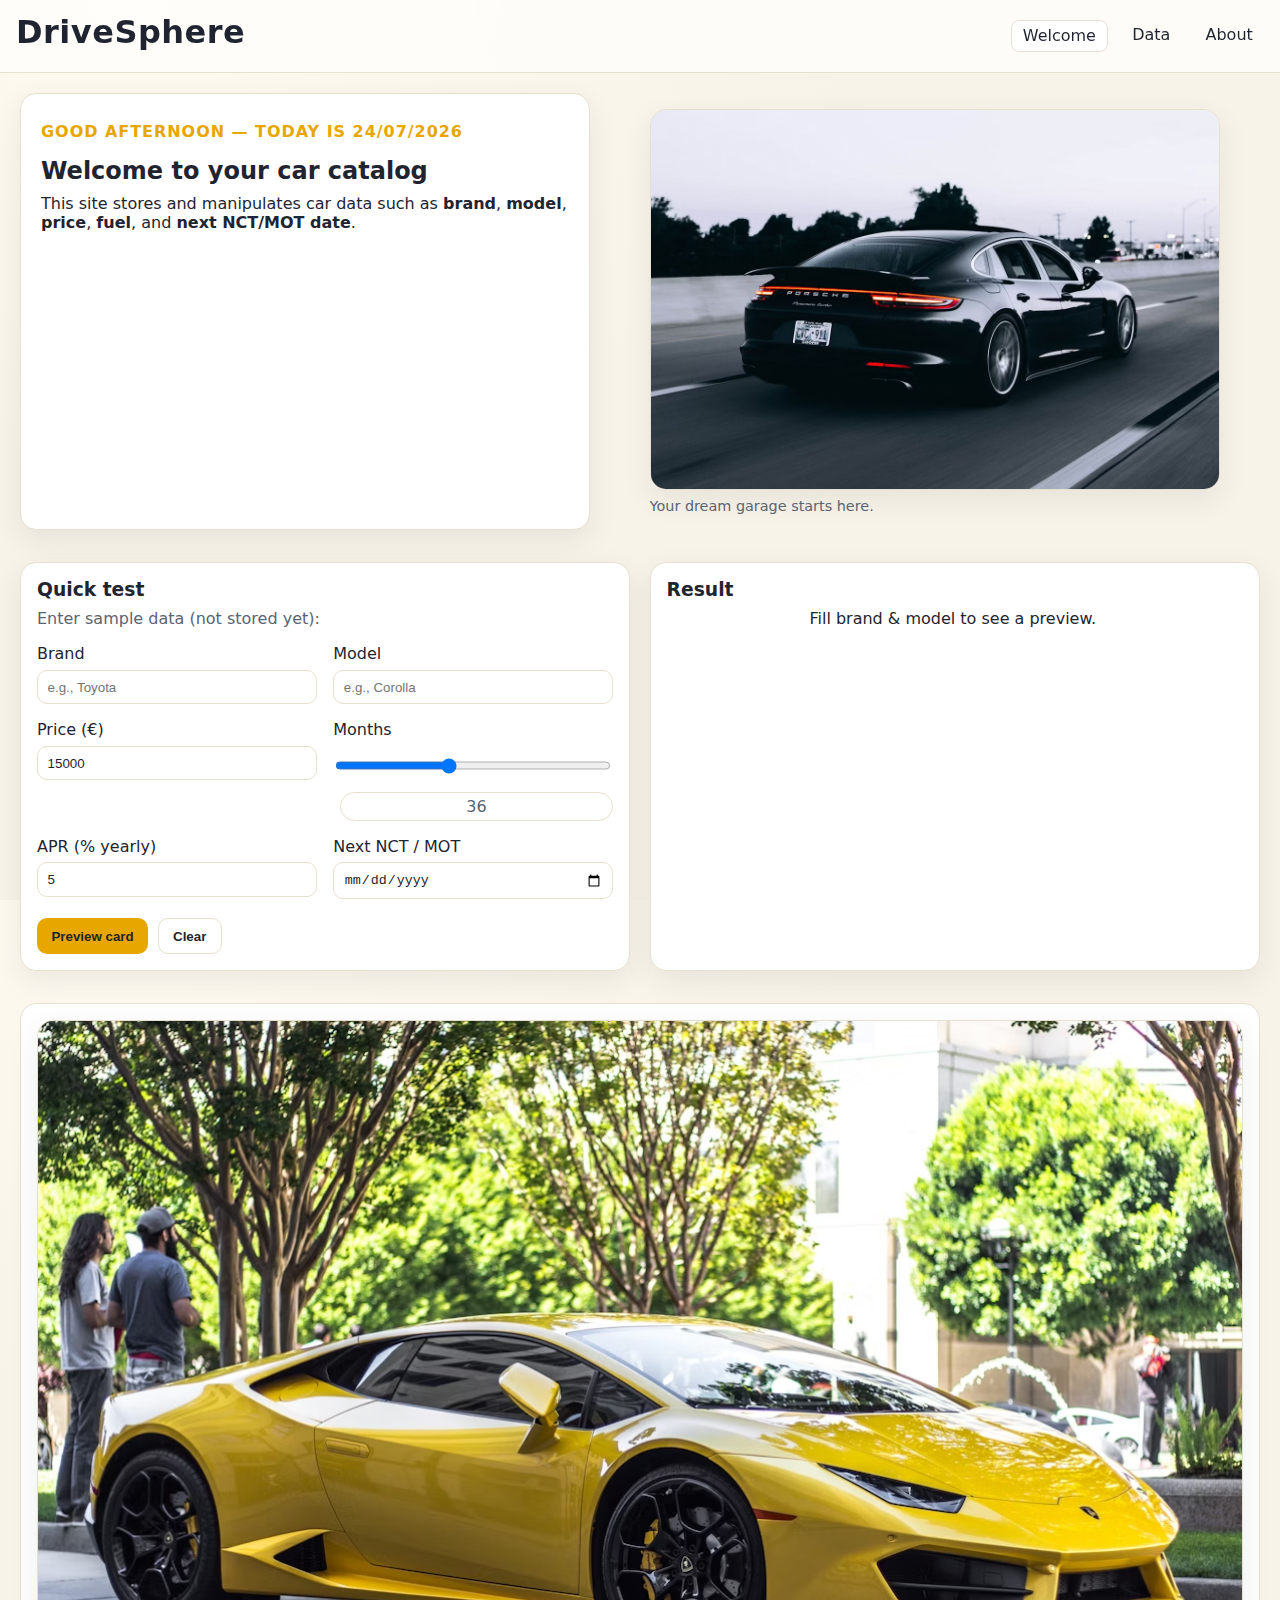
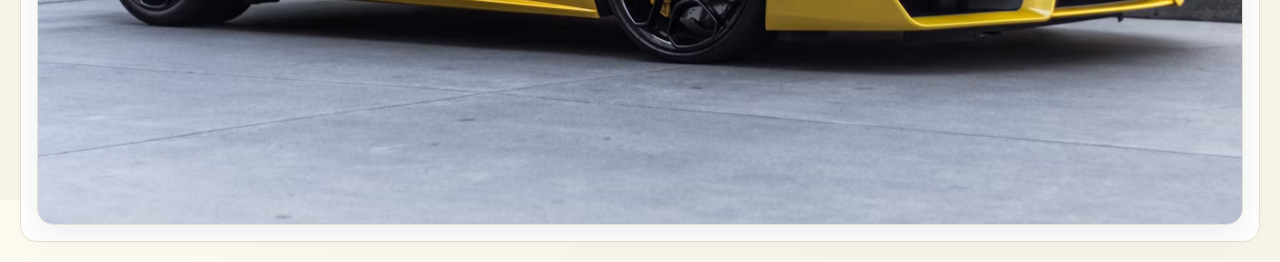
<file: index.html>
<!doctype html>
<html>

<head>
    <meta charset="utf-8" />
    <meta name="viewport" content="width=device-width, initial-scale=1" />
    <title>DriveSphere — Welcome</title>
    <link rel="stylesheet" href="assets/css/style.css" />
    <script defer src="assets/js/welcome.js"></script>
</head>

<body>
    <!-- Header and navigation -->
    <header class="site-header">
        <h1>DriveSphere</h1>
        <nav class="nav">
            <a class="active" href="index.html">Welcome</a>
            <a href="data.html">Data</a>
            <a href="about.html">About</a>
        </nav>
    </header>

    <main class="container">
        <!-- Intro section -->
        <section class="hero">
            <div class="copy">
                <p id="greeting" class="eyebrow"></p>
                <h2>Welcome to your car catalog</h2>
                <p>
                    This site stores and manipulates car data such as
                    <strong>brand</strong>, <strong>model</strong>, <strong>price</strong>,
                    <strong>fuel</strong>, and <strong>next NCT/MOT date</strong>.
                </p>
            </div>
            <figure class="art">
                <img id="heroImg" src="assets/images/BlackPorsche.jpg" alt="Black Porsche" />
                <figcaption>Your dream garage starts here.</figcaption>
            </figure>
        </section>

        <!-- Quick preview form -->
        <section class="panel">
            <div class="panel-left">
                <h3>Quick test</h3>
                <p class="muted">Enter sample data (not stored yet):</p>

                <form id="previewForm" class="form-grid">
                    <label>Brand <input id="brand" type="text" required placeholder="e.g., Toyota" /></label>
                    <label>Model <input id="model" type="text" required placeholder="e.g., Corolla" /></label>
                    <label>Price (€) <input id="price" type="number" value="15000" required /></label>
                    <label>Months
                        <input id="months" type="range" min="12" max="72" value="36" />
                        <span id="monthsBadge" class="badge">36</span>
                    </label>
                    <label>APR (% yearly) <input id="apr" type="number" min="0" step="0.1" value="5" /></label>
                    <label>Next NCT / MOT <input id="itv" type="date" /></label>

                    <div class="form-actions">
                        <button class="btn" type="submit">Preview card</button>
                        <button class="btn ghost" id="resetBtn" type="button">Clear</button>
                    </div>
                </form>
            </div>

            <div class="panel-right">
                <h3>Result</h3>
                <div id="result" class="result">Fill brand & model to see a preview.</div>
            </div>
        </section>

        <!-- Gallery image -->
        <section class="gallery">
            <img id="galleryCar" src="assets/images/YellowLamborghini.jpg" alt="Yellow Lamborghini" />
        </section>
    </main>

</body>

</html>
</file>
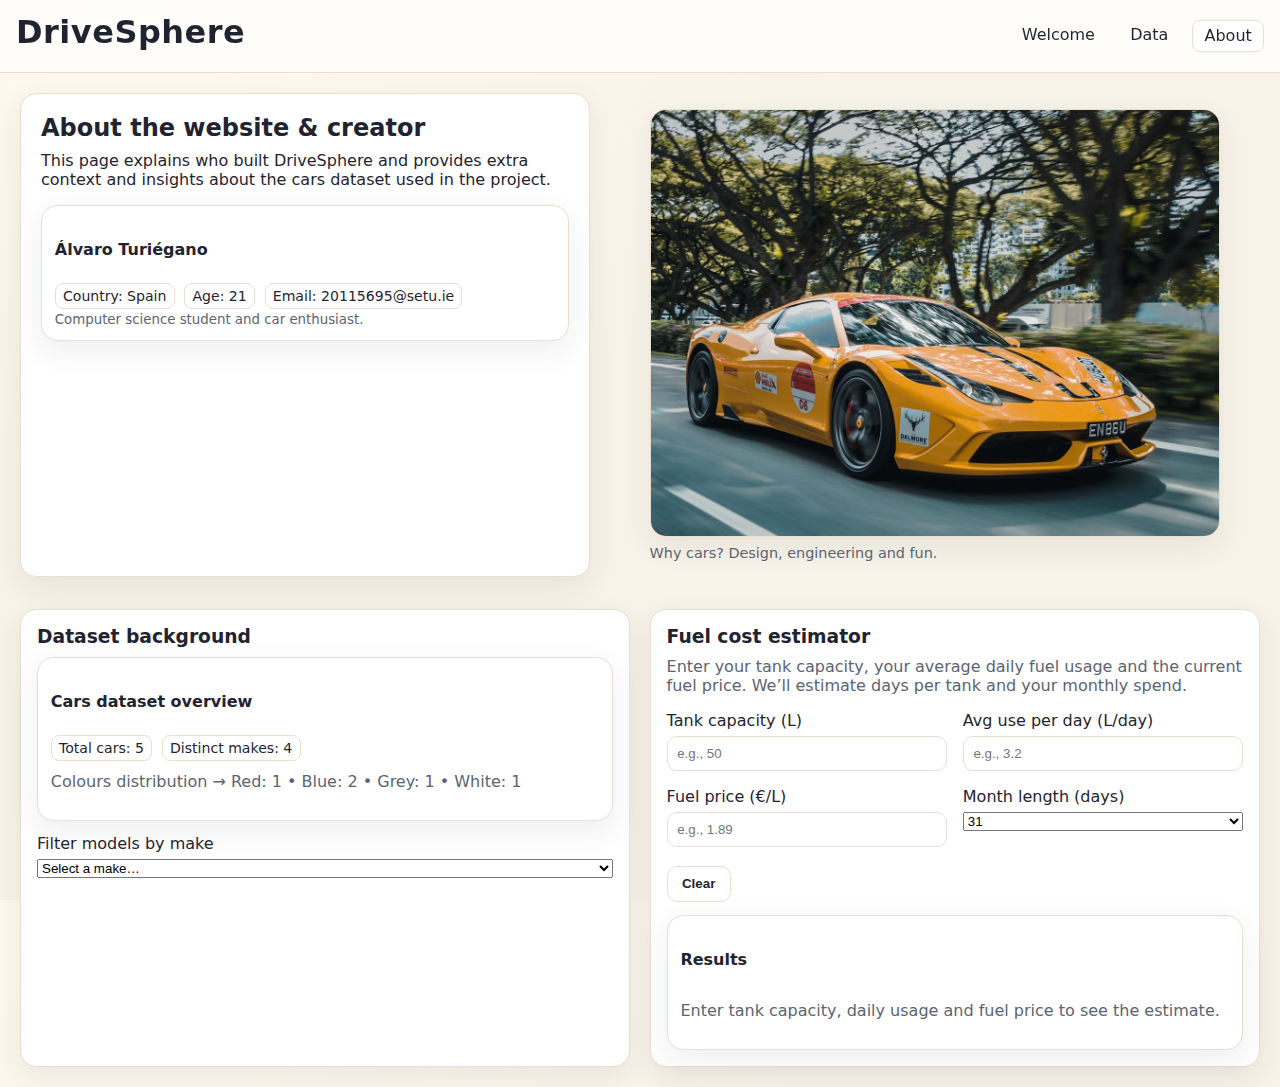
<file: about.html>
<!doctype html>
<html>

<head>
    <meta charset="utf-8" />
    <meta name="viewport" content="width=device-width, initial-scale=1" />
    <title>DriveSphere — About</title>
    <link rel="stylesheet" href="assets/css/style.css" />
    <script defer src="assets/js/cars-data.js"></script>
    <script defer src="assets/js/about.js"></script>

</head>

<body>
    <!-- Site header + primary navigation -->
    <header class="site-header">
        <h1>DriveSphere</h1>
        <nav class="nav">
            <a href="index.html">Welcome</a>
            <a href="data.html">Data</a>
            <a class="active" href="about.html">About</a>
        </nav>
    </header>

    <main class="container">
        <!-- Hero section: intro text + illustrative image -->
        <section class="hero">
            <div class="copy">
                <h2>About the website & creator</h2>
                <p>
                    This page explains who built DriveSphere and provides extra context and
                    insights about the cars dataset used in the project.
                </p>

                <!-- Filled by about.js: name, country, age, email, bio -->
                <div id="creatorCard" class="card" style="margin-top:.6rem;"></div>
            </div>

            <figure class="art">
                <img id="aboutImg" src="assets/images/SportCar.jpg" alt="Sport car on the road" />
                <figcaption>Why cars? Design, engineering and fun.</figcaption>
            </figure>
        </section>

        <!-- Two-column panel: dataset insights (left) and fuel estimator (right) -->
        <section class="panel">
            <div class="panel-left">
                <h3>Dataset background</h3>

                <!-- Injected by about.js: total cars, distinct makes, colours distribution -->
                <div id="datasetStats" class="card"></div>

                <!-- Make → models demo. Select populated by about.js from global cars[] -->
                <div class="form-grid" style="margin-top:.8rem;">
                    <label>
                        Filter models by make
                        <select id="makeSelect">
                            <option value="" disabled selected hidden>Select a make…</option>
                        </select>
                    </label>
                </div>
            </div>

            <div class="panel-right">
                <h3>Fuel cost estimator</h3>
                <p class="muted">
                    Enter your tank capacity, your average daily fuel usage and the current fuel price.
                    We’ll estimate days per tank and your monthly spend.
                </p>

                <!-- Inputs listened by about.js; results rendered into #fuelResult -->
                <form class="form-grid" id="fuelForm" autocomplete="off">
                    <label>
                        Tank capacity (L)
                        <input id="tankCap" type="number" min="1" step="1" placeholder="e.g., 50" />
                    </label>

                    <label>
                        Avg use per day (L/day)
                        <input id="avgPerDay" type="number" min="0" step="0.1" placeholder="e.g., 3.2" />
                    </label>

                    <label>
                        Fuel price (€/L)
                        <input id="fuelPrice" type="number" min="0" step="0.01" placeholder="e.g., 1.89" />
                    </label>

                    <label>
                        Month length (days)
                        <select id="monthDays">
                            <option value="30">30</option>
                            <option value="31" selected>31</option>
                            <option value="28">28</option>
                            <option value="29">29</option>
                        </select>
                    </label>

                    <div class="form-actions">
                        <button type="reset" class="btn ghost" id="fuelReset">Clear</button>
                    </div>
                </form>

                <!-- Live summary rendered here by about.js -->
                <div id="fuelResult" class="card" style="margin-top:.8rem;"></div>
            </div>
        </section>
    </main>

</body>

</html>
</file>
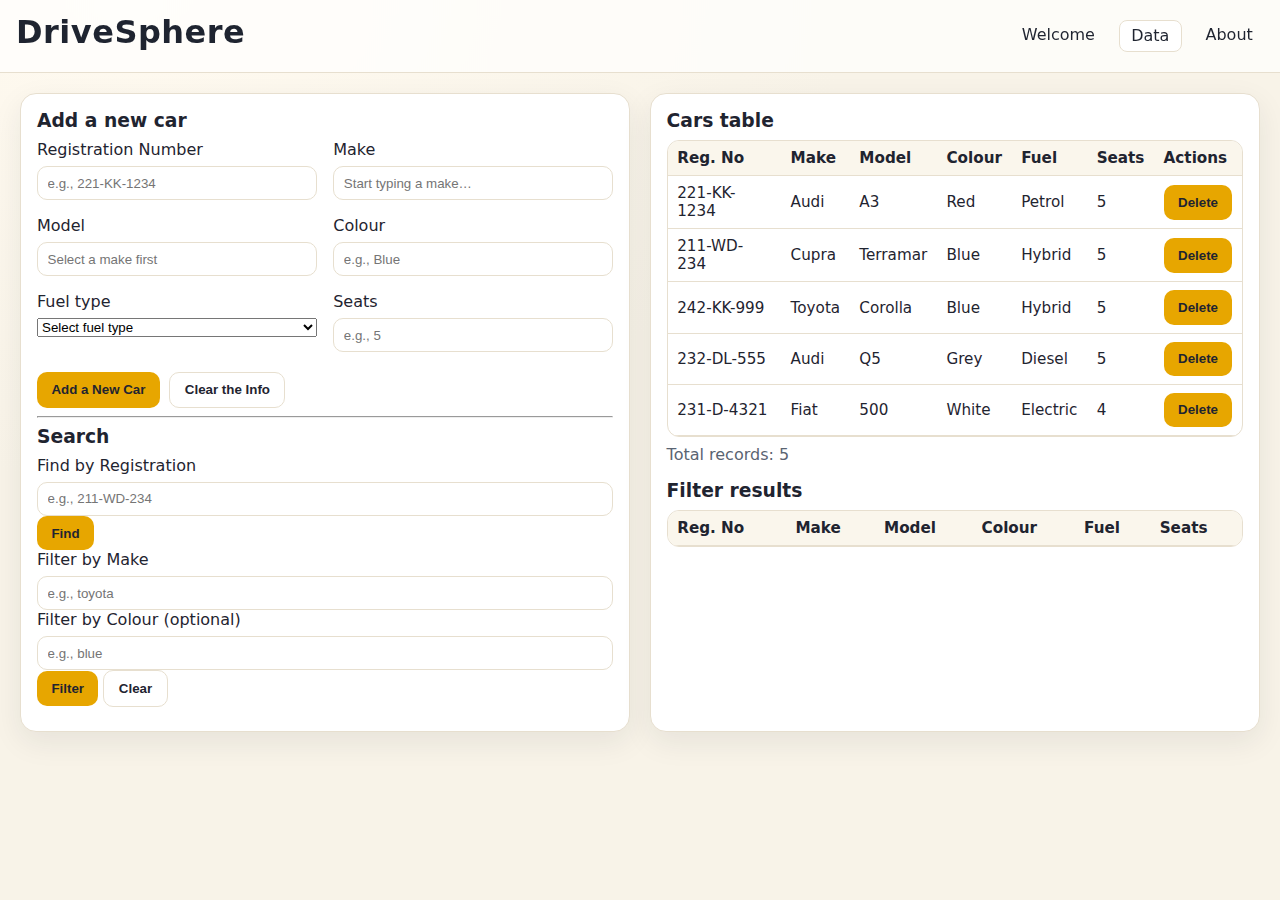
<file: data.html>
<!doctype html>
<html>

<head>
    <meta charset="utf-8" />
    <meta name="viewport" content="width=device-width, initial-scale=1" />
    <title>DriveSphere — Data Manipulation</title>
    <link rel="stylesheet" href="assets/css/style.css" />
    <script defer src="assets/js/cars-data.js"></script>
    <script defer src="assets/js/data.js"></script>
</head>

<body>
    <header class="site-header">
        <h1>DriveSphere</h1>
        <!-- Primary navigation -->
        <nav class="nav">
            <a href="index.html">Welcome</a>
            <a class="active" href="data.html">Data</a>
            <a href="about.html">About</a>
        </nav>
    </header>

    <main class="container">
        <section class="panel">
            <!-- LEFT COLUMN: form + search -->
            <div class="panel-left">
                <h3>Add a new car</h3>

                <!-- Add-car form (creates a new object into the array) -->
                <form id="addCarForm" class="form-grid">
                    <label>Registration Number
                        <input type="text" name="reg" id="reg" required placeholder="e.g., 221-KK-1234" />
                    </label>

                    <!-- Make: free text aided by datalist -->
                    <label>Make
                        <input type="text" name="make" id="make" placeholder="Start typing a make…" list="makeList"
                            autocomplete="off" />
                        <datalist id="makeList">
                            <option value="Ford"></option>
                            <option value="Hyundai"></option>
                            <option value="Toyota"></option>
                            <option value="Renault"></option>
                            <option value="Nissan"></option>
                            <option value="Tesla"></option>
                            <option value="Audi"></option>
                            <option value="Cupra"></option>
                            <option value="Fiat"></option>
                            <option value="Bmw"></option>
                            <option value="Mercedes"></option>
                            <option value="Volkswagen"></option>
                            <option value="Peugeot"></option>
                            <option value="Skoda"></option>
                            <option value="Kia"></option>
                            <option value="Seat"></option>
                            <option value="Opel"></option>
                            <option value="Citroen"></option>
                            <option value="Volvo"></option>
                            <option value="Mazda"></option>
                            <option value="Honda"></option>
                        </datalist>
                    </label>

                    <!-- Model: enabled/filtered after a valid make -->
                    <label>Model
                        <input type="text" name="model" id="model" placeholder="Select a make first" list="modelList"
                            autocomplete="off" disabled />
                        <datalist id="modelList"></datalist>
                    </label>

                    <label>Colour
                        <input type="text" name="colour" id="colour" required placeholder="e.g., Blue" />
                    </label>

                    <label>Fuel type
                        <select id="fuelType" name="fuelType" required>
                            <option value="" disabled selected hidden>Select fuel type</option>
                            <option value="Petrol">Petrol</option>
                            <option value="Diesel">Diesel</option>
                            <option value="Hybrid">Hybrid</option>
                            <option value="Plug-in Hybrid">Plug-in Hybrid</option>
                            <option value="Electric">Electric</option>
                        </select>
                    </label>

                    <label>Seats
                        <input type="number" id="seats" name="seats" min="2" max="9" required placeholder="e.g., 5" />
                    </label>

                    <div class="form-actions">
                        <button class="btn" type="submit">Add a New Car</button>
                        <button class="btn ghost" type="reset">Clear the Info</button>
                    </div>
                </form>

                <hr />

                <h3>Search</h3>
                <div class="search-rows">
                    <!-- Row 1: find by regNo -->
                    <div class="row">
                        <label>Find by Registration
                            <input type="text" id="searchReg" placeholder="e.g., 211-WD-234" />
                        </label>
                        <button class="btn" id="btnFind" type="button">Find</button>
                    </div>

                    <!-- Row 2: filter by make (and optional colour) -->
                    <div class="row">
                        <label>Filter by Make
                            <input type="text" id="searchMake" placeholder="e.g., toyota" />
                        </label>
                        <label>Filter by Colour (optional)
                            <input type="text" id="searchColour" placeholder="e.g., blue" />
                        </label>
                        <button class="btn" id="btnFilter" type="button">Filter</button>
                        <button class="btn ghost" id="btnClearSearch" type="button">Clear</button>
                    </div>
                </div>

                <!-- Search feedback / results count -->
                <div id="searchOutput" class="muted" style="margin-top:.5rem;"></div>
            </div>

            <!-- RIGHT COLUMN: main table + filtered results table -->
            <div class="panel-right">
                <h3>Cars table</h3>
                <div class="table-wrap">
                    <table id="carsTable" class="table table-compact">
                        <thead>
                            <tr>
                                <th>Reg. No</th>
                                <th>Make</th>
                                <th>Model</th>
                                <th>Colour</th>
                                <th>Fuel</th>
                                <th>Seats</th>
                                <th>Actions</th>
                            </tr>
                        </thead>
                        <tbody id="carsBody"></tbody>
                    </table>
                </div>
                <p class="muted" id="countLabel"></p>

                <h3 style="margin-top:1rem;">Filter results</h3>
                <div class="table-wrap">
                    <table id="filterTable" class="table table-compact">
                        <thead>
                            <tr>
                                <th>Reg. No</th>
                                <th>Make</th>
                                <th>Model</th>
                                <th>Colour</th>
                                <th>Fuel</th>
                                <th>Seats</th>
                            </tr>
                        </thead>
                        <tbody id="filterBody"></tbody>
                    </table>
                </div>
            </div>
        </section>
    </main>

</body>

</html>
</file>
<file: assets/css/style.css>
:root {
    /* Light cream theme */
    --bg: #f8f3e8;
    --bg2: #fffaf0;
    --card: #ffffff;
    --ink: #1f2430;
    --muted: #5a6472;
    --brand: #e7a600;
    --accent: #0d6efd;
    --stroke: #e7dfcf;
    --shadow: 0 10px 30px rgba(31, 36, 48, .08);
}

* {
    box-sizing: border-box;
}

html,
body {
    height: 100%;
}

body {
    margin: 0;
    font-family: system-ui, -apple-system, Segoe UI, Roboto, "Helvetica Neue", Arial, "Noto Sans", "Liberation Sans", sans-serif;
    color: var(--ink);
    background: radial-gradient(1200px 800px at 10% 0%, var(--bg2) 0%, var(--bg) 60%);
}

a {
    color: var(--accent);
    text-decoration: none;
}

h1,
h2,
h3 {
    margin: 0 0 .5rem;
    line-height: 1.2;
}

p {
    margin: .5rem 0 1rem;
}

ul {
    margin: .5rem 0 1rem 1.25rem;
}

/* Header */
.site-header {
    border-bottom: 1px solid var(--stroke);
    background: rgba(255, 255, 255, .7);
    backdrop-filter: blur(6px);
}

.site-header {
    display: flex;
    align-items: center;
    justify-content: space-between;
    padding: .8rem 1rem;
}

.site-header h1 {
    letter-spacing: .5px;
}

.nav {
    display: flex;
    gap: .8rem;
}

.nav a {
    padding: .35rem .7rem;
    border-radius: 8px;
    color: var(--ink);
}

.nav a.active,
.nav a:hover {
    background: var(--card);
    border: 1px solid var(--stroke);
}

/* Layout */
.container {
    display: flex;
    flex-direction: column;
    gap: 2rem;
    padding: 1.25rem;
}

.hero {
    display: flex;
    gap: 1.2rem;
    align-items: stretch;
    flex-wrap: wrap;
}

.copy,
.art {
    flex: 1 1 360px;
}

/* Unifico estilo de “tarjeta/contenedor” */
.copy,
.panel-left,
.panel-right,
.card {
    background: var(--card);
    border: 1px solid var(--stroke);
    border-radius: 16px;
    box-shadow: var(--shadow);
}

.copy {
    padding: 1.25rem;
}

.panel {
    display: flex;
    flex-wrap: wrap;
    gap: 1.2rem;
}

.panel-left,
.panel-right {
    flex: 1 1 360px;
    padding: 1rem;
}

.eyebrow {
    color: var(--brand);
    font-weight: 600;
    text-transform: uppercase;
    letter-spacing: .06em;
}

/* Media */
.art {
    display: flex;
    flex-direction: column;
    gap: .5rem;
}

.art img,
.gallery img {
    width: 100%;
    height: 100%;
    object-fit: cover;
    border-radius: 16px;
    border: 1px solid var(--stroke);
    box-shadow: var(--shadow);
}

.art figcaption {
    color: var(--muted);
    font-size: .9rem;
}

.gallery {
    display: flex;
    flex-direction: column;
    gap: .6rem;
    background: var(--card);
    border: 1px solid var(--stroke);
    border-radius: 16px;
    padding: 1rem;
}

/* Forms */
.form-grid {
    display: flex;
    flex-wrap: wrap;
    gap: 1rem;
}

label {
    display: flex;
    flex-direction: column;
    gap: .4rem;
    flex: 1 1 220px;
    font-weight: 500;
}

input[type="text"],
input[type="number"],
input[type="date"],
input[type="url"],
input[type="range"] {
    background: #fff;
    color: var(--ink);
    border: 1px solid var(--stroke);
    border-radius: 10px;
    padding: .55rem .6rem;
}

.badge {
    display: inline-flex;
    align-items: center;
    justify-content: center;
    min-width: 2.2rem;
    padding: .25rem .5rem;
    margin-left: .4rem;
    border-radius: 999px;
    background: #fff;
    border: 1px solid var(--stroke);
    color: var(--muted);
}

.form-actions {
    display: flex;
    gap: .6rem;
    width: 100%;
    margin-top: .2rem;
}

.btn {
    background: var(--brand);
    color: #1f2430;
    border: none;
    padding: .6rem .9rem;
    border-radius: 10px;
    font-weight: 700;
    cursor: pointer;
    transition: all 0.15s ease;
}

.btn:hover {
    filter: brightness(0.95);
}

.btn.ghost {
    background: transparent;
    color: var(--ink);
    border: 1px solid var(--stroke);
}

.btn.small {
    padding: 0.35rem 0.55rem;
    font-weight: 600;
    border-radius: 8px;
}

.btn.danger {
    background: #d9534f;
    color: #fff;
}

.btn.danger:hover {
    filter: brightness(0.95);
}

/* Result (Welcome) */
.result {
    min-height: 160px;
    display: grid;
    place-items: center;
    color: var(--muted);
}

.result.cards {
    display: flex;
    flex-direction: column;
    gap: 0.9rem;
    color: inherit;
    min-height: 160px;
    max-height: 420px;
    overflow-y: auto;
    padding-right: 0.25rem;
}

/* Clear all button (Welcome, top-right of panel-right) */
.clear-all-btn {
    position: absolute;
    top: 10px;
    right: 15px;
    background: transparent;
    border: 1px solid var(--stroke);
    color: var(--ink);
    font-size: 0.9rem;
    padding: 0.35rem 0.6rem;
    border-radius: 8px;
    cursor: pointer;
    transition: all 0.15s ease;
}

.clear-all-btn:hover {
    background: var(--brand);
    color: #1f2430;
}

/* Cards content */
.card {
    display: flex;
    gap: 1rem;
    align-items: center;
    padding: .8rem;
    width: 100%;
    transition: transform .12s ease, box-shadow .12s ease, border-color .12s ease;
}

.card img {
    width: 140px;
    height: 90px;
    object-fit: cover;
    border-radius: 10px;
}

.card:hover {
    transform: translateY(-2px);
    box-shadow: 0 12px 26px rgba(31, 36, 48, .12);
    border-color: #e0d8c8;
}

.card .card-actions {
    margin: 0.4rem 0 0.2rem;
}

.meta {
    display: flex;
    flex-direction: column;
    gap: .2rem;
}

.kpis {
    display: flex;
    gap: .6rem;
    flex-wrap: wrap;
}

.kpi {
    font-size: .88rem;
    color: var(--ink);
    background: #fff;
    border: 1px solid var(--stroke);
    padding: .25rem .45rem;
    border-radius: 8px;
}

.muted {
    color: var(--muted);
}

/* === Tables (Data page) === */
.table-wrap {
    overflow-x: auto;
    border: 1px solid var(--stroke);
    border-radius: 12px;
    background: var(--card);
}

.table {
    width: 100%;
    border-collapse: collapse;
}

.table th,
.table td {
    padding: .6rem .7rem;
    border-bottom: 1px solid var(--stroke);
    text-align: left;
}

/* Compact table */
.table-compact th,
.table-compact td {
    padding: .5rem .6rem;
    font-size: .95rem;
}

.table-compact thead th {
    background: #faf6ec;
    font-weight: 700;
    border-bottom: 1px solid var(--stroke);
}

/* Rounded header corners (visual) */
.table-compact thead th:first-child {
    border-top-left-radius: 10px;
}

.table-compact thead th:last-child {
    border-top-right-radius: 10px;
}

/* Soft hover */
.table-compact tbody tr:hover td {
    background: #fff9ee;
}
</file>
